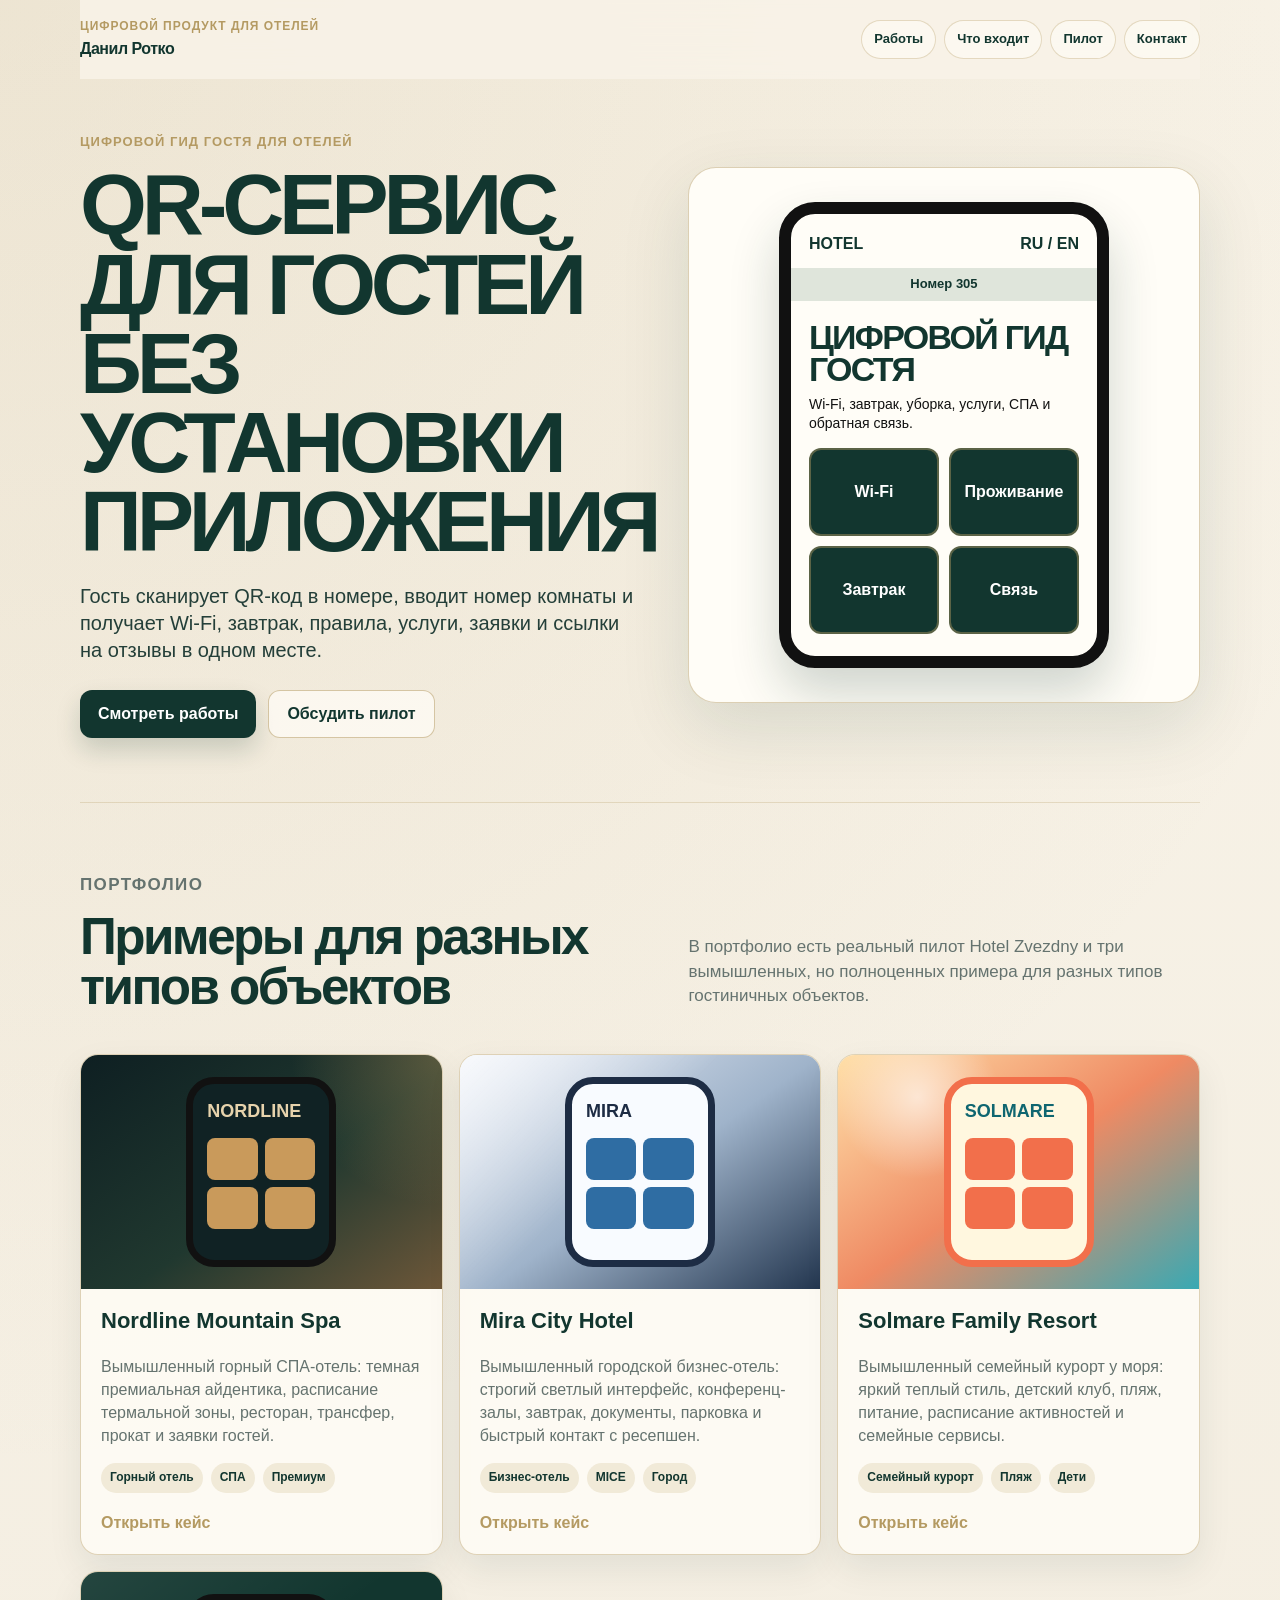
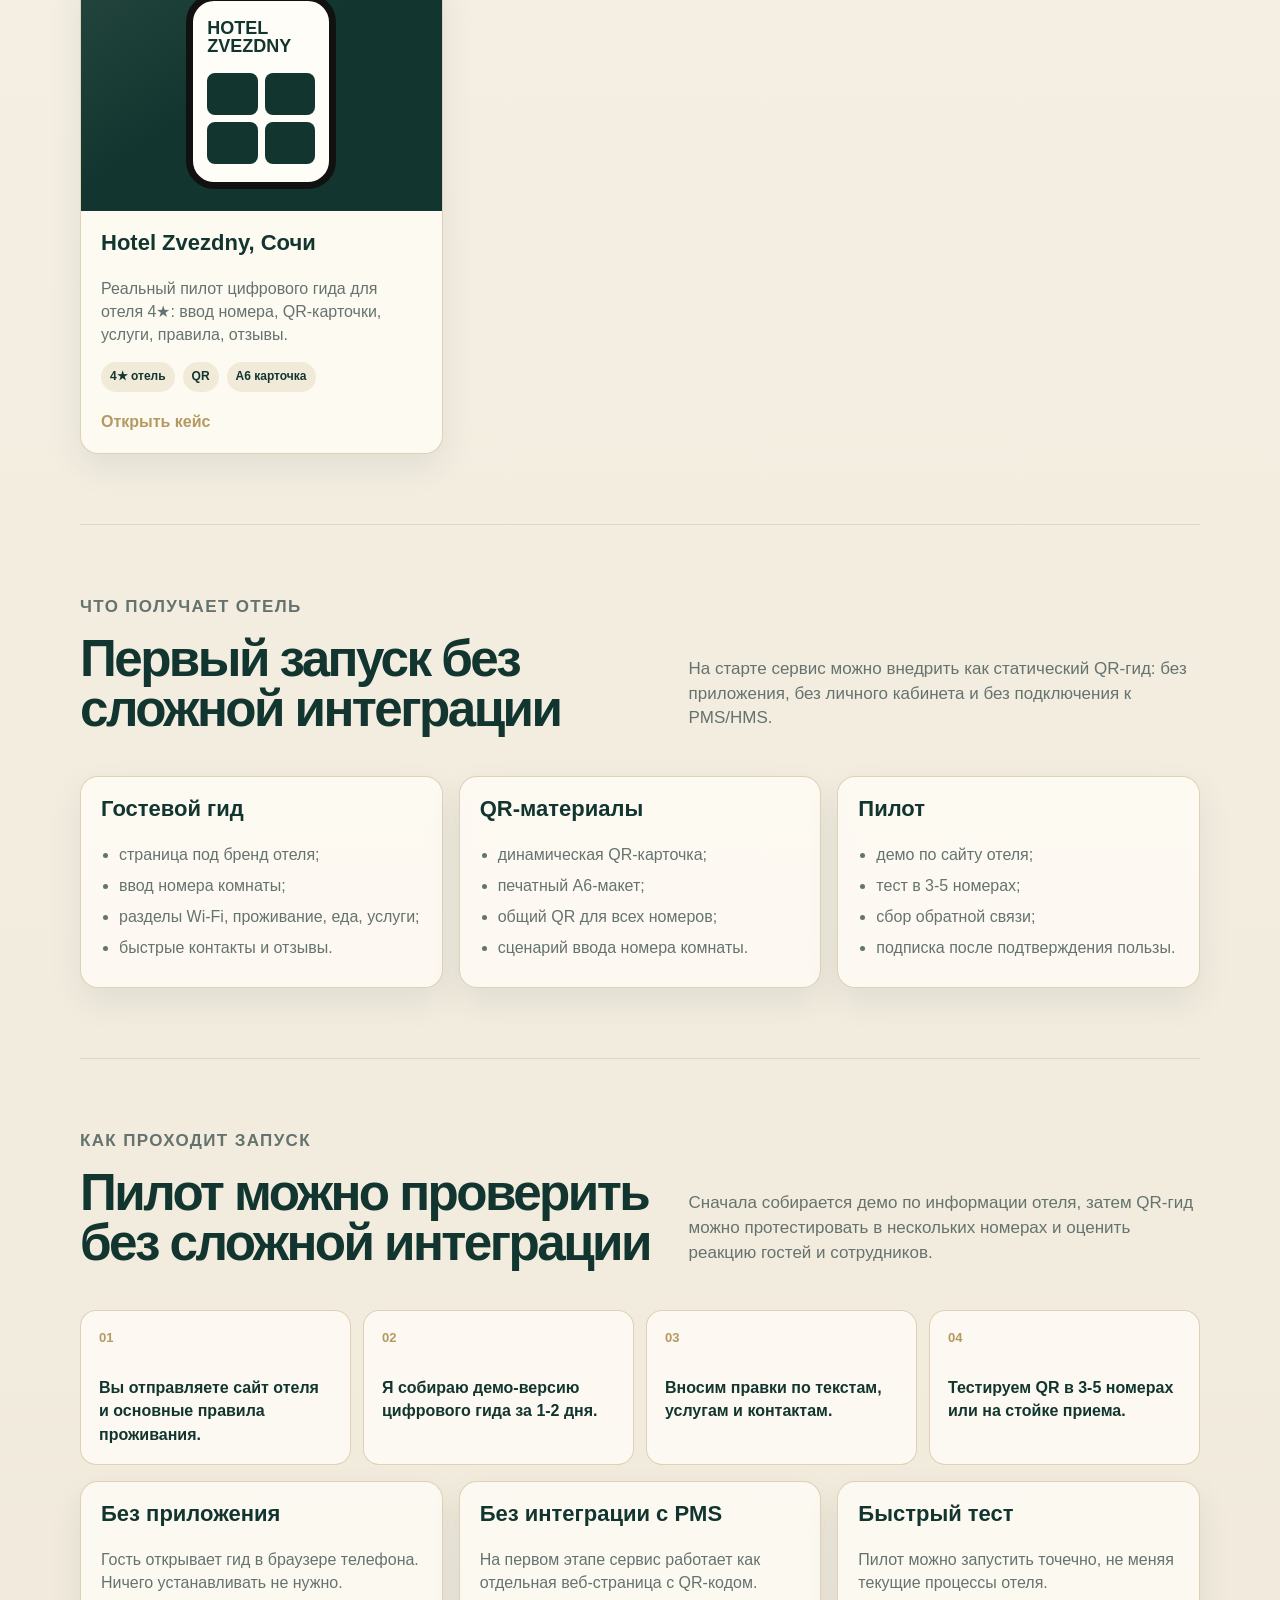
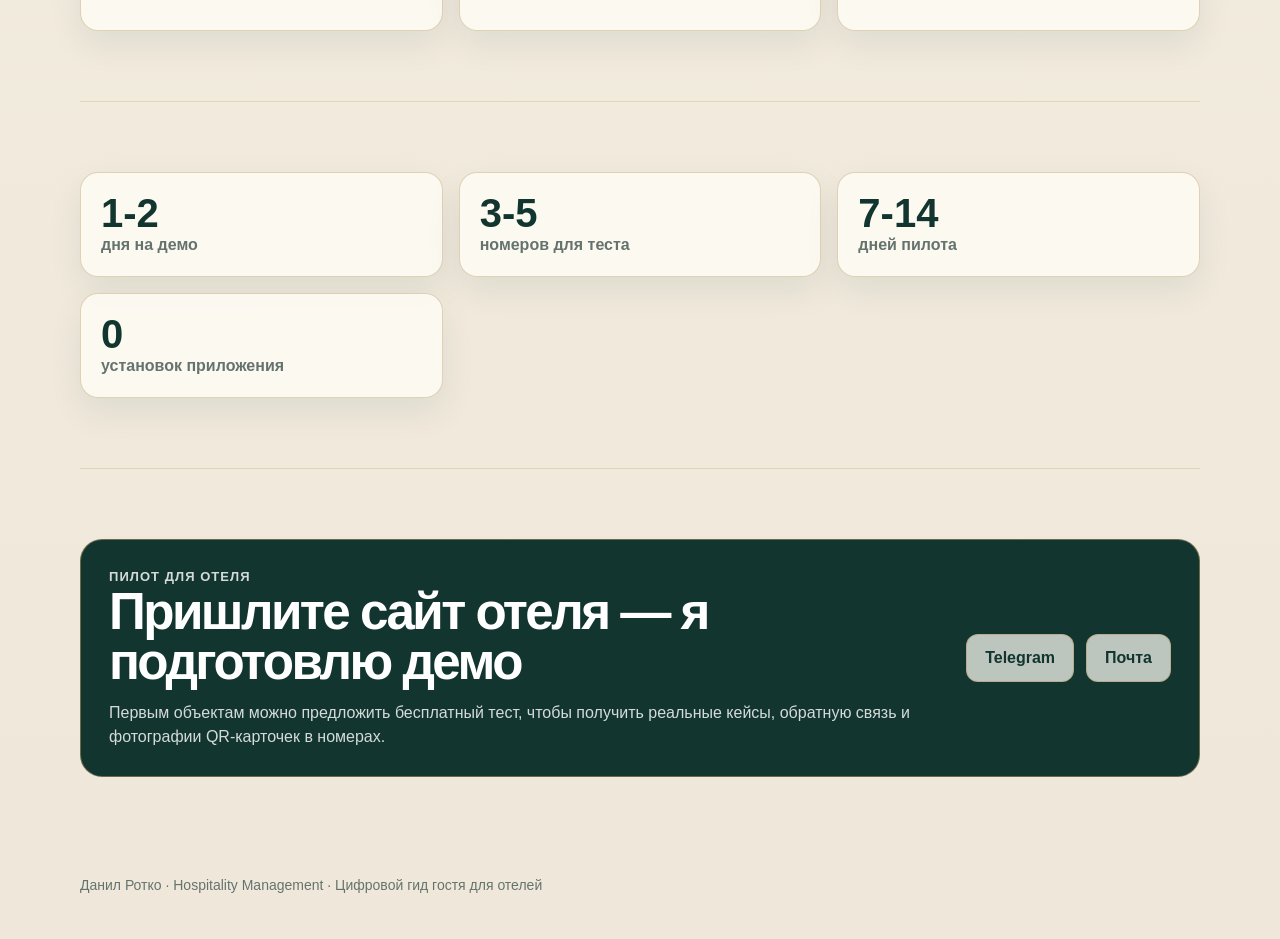
<file: index.html>
<!doctype html>
<html lang="ru">
  <head>
    <meta charset="utf-8">
    <meta name="viewport" content="width=device-width, initial-scale=1">
    <title>Цифровой гид гостя для отелей | Данил Ротко</title>
    <meta name="description" content="Портфолио цифровых гостевых гидов для отелей, апарт-отелей и курортных объектов.">
    <link rel="stylesheet" href="styles.css">
  </head>
  <body>
    <header class="topbar site-shell">
      <a class="brand" href="#top">
        <span>Цифровой продукт для отелей</span>
        Данил Ротко
      </a>
      <nav class="nav" aria-label="Навигация">
        <a href="#cases">Работы</a>
        <a href="#offer">Что входит</a>
        <a href="#pilot">Пилот</a>
        <a href="#contact">Контакт</a>
      </nav>
    </header>

    <main id="top">
      <section class="hero site-shell">
        <div>
          <p class="eyebrow">Цифровой гид гостя для отелей</p>
          <h1>QR-сервис для гостей без установки приложения</h1>
          <p class="lead">
            Гость сканирует QR-код в номере, вводит номер комнаты и получает Wi-Fi, завтрак, правила, услуги, заявки и ссылки на отзывы в одном месте.
          </p>
          <div class="button-row">
            <a class="button primary" href="#cases">Смотреть работы</a>
            <a class="button secondary" href="#contact">Обсудить пилот</a>
          </div>
        </div>
        <div class="hero-card" aria-label="Пример мобильного интерфейса">
          <div class="phone-preview">
            <div class="phone-top">
              <span>HOTEL</span>
              <span>RU / EN</span>
            </div>
            <div class="room-strip">Номер 305</div>
            <div class="phone-body">
              <h2 class="phone-title">Цифровой гид гостя</h2>
              <p class="phone-text">Wi-Fi, завтрак, уборка, услуги, СПА и обратная связь.</p>
              <div class="phone-grid">
                <div class="phone-tile">Wi-Fi</div>
                <div class="phone-tile">Проживание</div>
                <div class="phone-tile">Завтрак</div>
                <div class="phone-tile">Связь</div>
              </div>
            </div>
          </div>
        </div>
      </section>

      <section class="section site-shell" id="cases">
        <div class="section-head">
          <div>
            <p class="eyebrow">Портфолио</p>
            <h2>Примеры для разных типов объектов</h2>
          </div>
          <p>В портфолио есть реальный пилот Hotel Zvezdny и три вымышленных, но полноценных примера для разных типов гостиничных объектов.</p>
        </div>

        <div class="case-grid">
          <article class="case-card case-nordline">
            <div class="case-visual">
              <div class="case-mini">
                <strong>Nordline</strong>
                <div><span></span><span></span><span></span><span></span></div>
              </div>
            </div>
            <div class="case-body">
              <h3>Nordline Mountain Spa</h3>
              <p>Вымышленный горный СПА-отель: темная премиальная айдентика, расписание термальной зоны, ресторан, трансфер, прокат и заявки гостей.</p>
              <div class="tag-row">
                <span class="tag">Горный отель</span>
                <span class="tag">СПА</span>
                <span class="tag">Премиум</span>
              </div>
              <a class="case-link" href="demos/nordline/index.html">Открыть кейс</a>
            </div>
          </article>

          <article class="case-card case-mira">
            <div class="case-visual">
              <div class="case-mini">
                <strong>Mira</strong>
                <div><span></span><span></span><span></span><span></span></div>
              </div>
            </div>
            <div class="case-body">
              <h3>Mira City Hotel</h3>
              <p>Вымышленный городской бизнес-отель: строгий светлый интерфейс, конференц-залы, завтрак, документы, парковка и быстрый контакт с ресепшен.</p>
              <div class="tag-row">
                <span class="tag">Бизнес-отель</span>
                <span class="tag">MICE</span>
                <span class="tag">Город</span>
              </div>
              <a class="case-link" href="demos/mira/index.html">Открыть кейс</a>
            </div>
          </article>

          <article class="case-card case-solmare">
            <div class="case-visual">
              <div class="case-mini">
                <strong>Solmare</strong>
                <div><span></span><span></span><span></span><span></span></div>
              </div>
            </div>
            <div class="case-body">
              <h3>Solmare Family Resort</h3>
              <p>Вымышленный семейный курорт у моря: яркий теплый стиль, детский клуб, пляж, питание, расписание активностей и семейные сервисы.</p>
              <div class="tag-row">
                <span class="tag">Семейный курорт</span>
                <span class="tag">Пляж</span>
                <span class="tag">Дети</span>
              </div>
              <a class="case-link" href="demos/solmare/index.html">Открыть кейс</a>
            </div>
          </article>

          <article class="case-card case-zvezdny">
            <div class="case-visual">
              <div class="case-mini">
                <strong>Hotel Zvezdny</strong>
                <div><span></span><span></span><span></span><span></span></div>
              </div>
            </div>
            <div class="case-body">
              <h3>Hotel Zvezdny, Сочи</h3>
              <p>Реальный пилот цифрового гида для отеля 4★: ввод номера, QR-карточки, услуги, правила, отзывы.</p>
              <div class="tag-row">
                <span class="tag">4★ отель</span>
                <span class="tag">QR</span>
                <span class="tag">A6 карточка</span>
              </div>
              <a class="case-link" href="../zvezdny-guestbook/index.html">Открыть кейс</a>
            </div>
          </article>
        </div>
      </section>

      <section class="section site-shell" id="offer">
        <div class="section-head">
          <div>
            <p class="eyebrow">Что получает отель</p>
            <h2>Первый запуск без сложной интеграции</h2>
          </div>
          <p>На старте сервис можно внедрить как статический QR-гид: без приложения, без личного кабинета и без подключения к PMS/HMS.</p>
        </div>

        <div class="offer-grid">
          <article class="offer-card">
            <h3>Гостевой гид</h3>
            <ul>
              <li>страница под бренд отеля;</li>
              <li>ввод номера комнаты;</li>
              <li>разделы Wi-Fi, проживание, еда, услуги;</li>
              <li>быстрые контакты и отзывы.</li>
            </ul>
          </article>
          <article class="offer-card">
            <h3>QR-материалы</h3>
            <ul>
              <li>динамическая QR-карточка;</li>
              <li>печатный A6-макет;</li>
              <li>общий QR для всех номеров;</li>
              <li>сценарий ввода номера комнаты.</li>
            </ul>
          </article>
          <article class="offer-card">
            <h3>Пилот</h3>
            <ul>
              <li>демо по сайту отеля;</li>
              <li>тест в 3-5 номерах;</li>
              <li>сбор обратной связи;</li>
              <li>подписка после подтверждения пользы.</li>
            </ul>
          </article>
        </div>
      </section>

      <section class="section site-shell" id="pilot">
        <div class="section-head">
          <div>
            <p class="eyebrow">Как проходит запуск</p>
            <h2>Пилот можно проверить без сложной интеграции</h2>
          </div>
          <p>Сначала собирается демо по информации отеля, затем QR-гид можно протестировать в нескольких номерах и оценить реакцию гостей и сотрудников.</p>
        </div>

        <ol class="steps">
          <li><span>01</span>Вы отправляете сайт отеля и основные правила проживания.</li>
          <li><span>02</span>Я собираю демо-версию цифрового гида за 1-2 дня.</li>
          <li><span>03</span>Вносим правки по текстам, услугам и контактам.</li>
          <li><span>04</span>Тестируем QR в 3-5 номерах или на стойке приема.</li>
        </ol>

        <div class="channel-grid" style="margin-top: 16px;">
          <article class="channel-card">
            <h3>Без приложения</h3>
            <p>Гость открывает гид в браузере телефона. Ничего устанавливать не нужно.</p>
          </article>
          <article class="channel-card">
            <h3>Без интеграции с PMS</h3>
            <p>На первом этапе сервис работает как отдельная веб-страница с QR-кодом.</p>
          </article>
          <article class="channel-card">
            <h3>Быстрый тест</h3>
            <p>Пилот можно запустить точечно, не меняя текущие процессы отеля.</p>
          </article>
        </div>
      </section>

      <section class="section site-shell">
        <div class="metric-grid">
          <article class="metric-card"><strong>1-2</strong><span>дня на демо</span></article>
          <article class="metric-card"><strong>3-5</strong><span>номеров для теста</span></article>
          <article class="metric-card"><strong>7-14</strong><span>дней пилота</span></article>
          <article class="metric-card"><strong>0</strong><span>установок приложения</span></article>
        </div>
      </section>

      <section class="section site-shell" id="contact">
        <div class="contact-box">
          <div>
            <p class="eyebrow">Пилот для отеля</p>
            <h2>Пришлите сайт отеля — я подготовлю демо</h2>
            <p>Первым объектам можно предложить бесплатный тест, чтобы получить реальные кейсы, обратную связь и фотографии QR-карточек в номерах.</p>
          </div>
          <div class="button-row">
            <a class="button secondary" href="https://t.me/lovespr1ng">Telegram</a>
            <a class="button secondary" href="mailto:lllovespr1ng@gmail.com">Почта</a>
          </div>
        </div>
      </section>
    </main>

    <footer class="footer site-shell">
      Данил Ротко · Hospitality Management · Цифровой гид гостя для отелей
    </footer>
  </body>
</html>
</file>
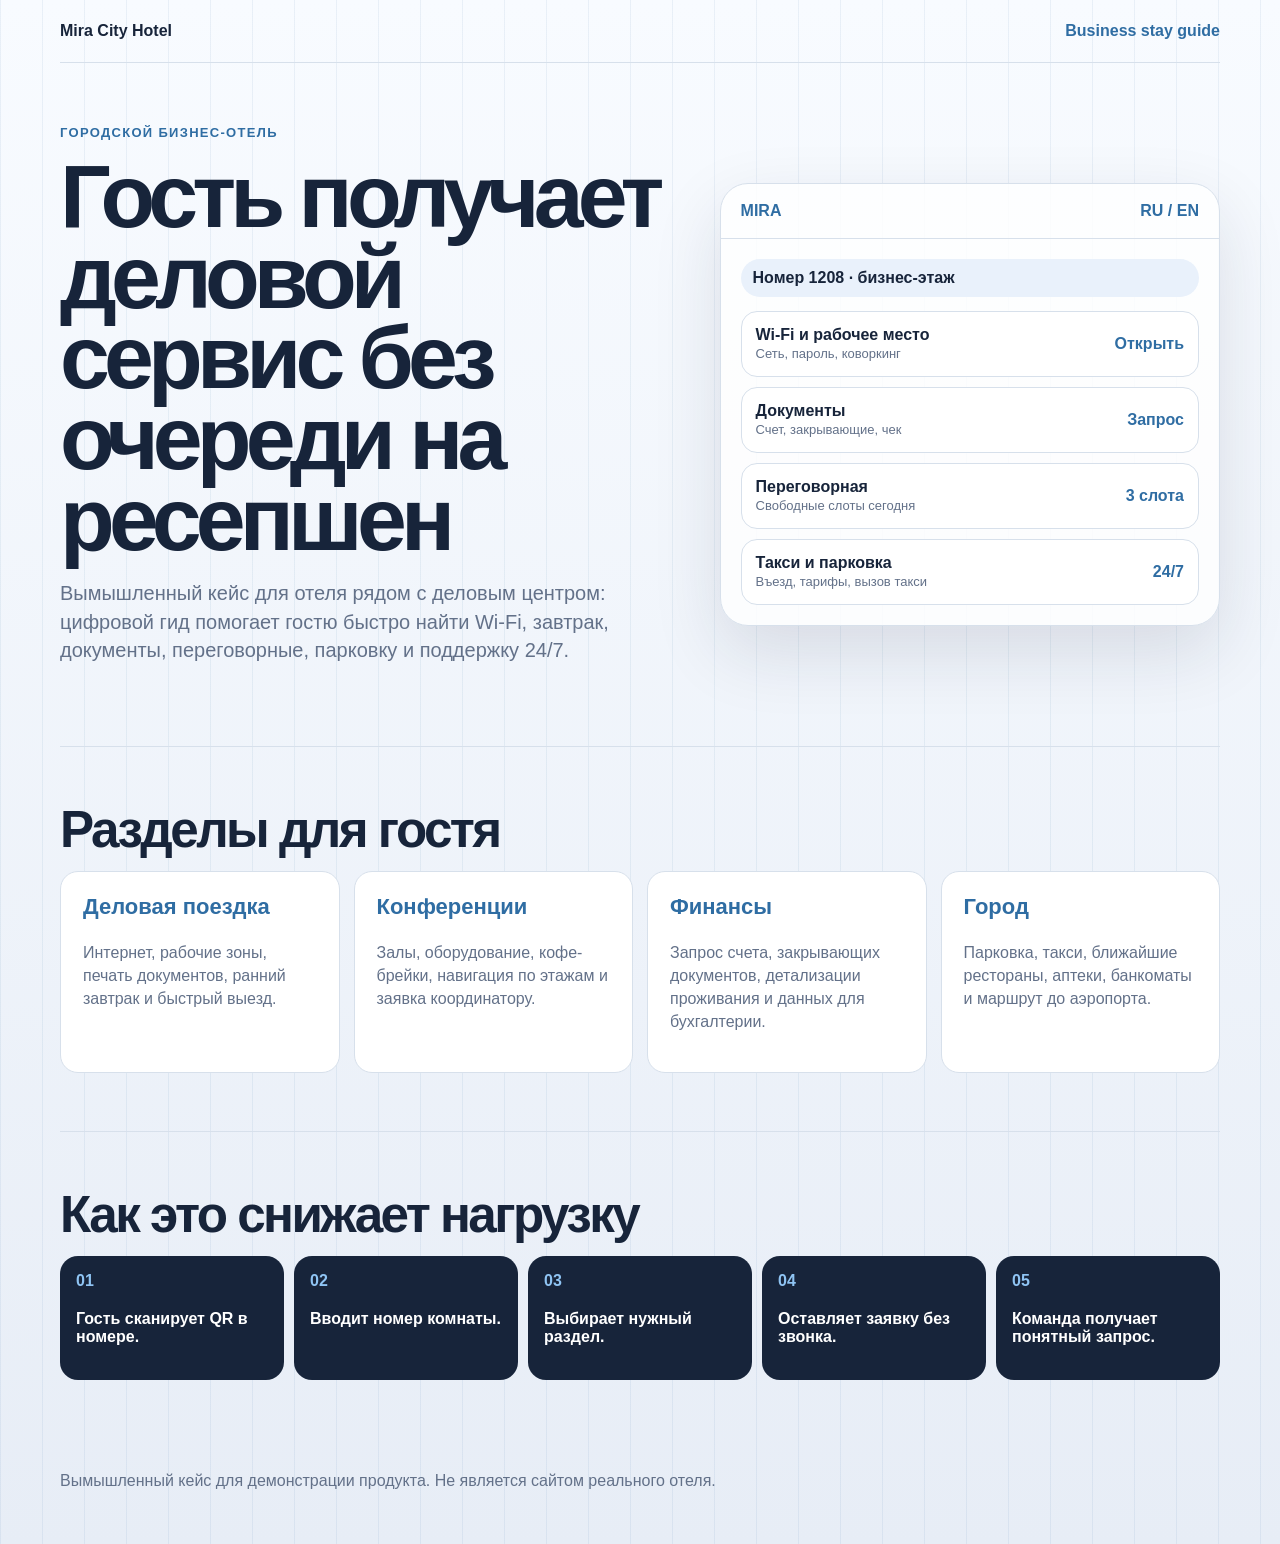
<file: demos/mira/index.html>
<!doctype html>
<html lang="ru">
  <head>
    <meta charset="utf-8">
    <meta name="viewport" content="width=device-width, initial-scale=1">
    <title>Mira City Hotel | Кейс цифрового гида</title>
    <style>
      :root {
        --ink: #17243a;
        --blue: #2f6da3;
        --sky: #e9f1fb;
        --paper: #ffffff;
        --line: #d7e0eb;
        --muted: #637189;
      }

      * {
        box-sizing: border-box;
      }

      body {
        margin: 0;
        background:
          linear-gradient(90deg, rgba(47, 109, 163, 0.08) 1px, transparent 1px),
          linear-gradient(180deg, #f8fbff 0%, #e7edf6 100%);
        background-size: 42px 42px, auto;
        color: var(--ink);
        font-family: Inter, "Noto Sans", -apple-system, BlinkMacSystemFont, "Segoe UI", sans-serif;
      }

      .shell {
        width: min(1160px, calc(100% - 32px));
        margin: 0 auto;
      }

      .top {
        display: flex;
        align-items: center;
        justify-content: space-between;
        padding: 22px 0;
        border-bottom: 1px solid var(--line);
        font-weight: 900;
      }

      .top span:last-child {
        color: var(--blue);
      }

      .hero {
        display: grid;
        grid-template-columns: minmax(0, 1fr) minmax(330px, 0.8fr);
        gap: 34px;
        align-items: center;
        padding: 62px 0;
      }

      .label {
        margin: 0 0 16px;
        color: var(--blue);
        font-size: 13px;
        font-weight: 900;
        letter-spacing: 0.1em;
        text-transform: uppercase;
      }

      h1 {
        max-width: 760px;
        margin: 0 0 20px;
        font-size: clamp(44px, 7vw, 92px);
        line-height: 0.9;
        letter-spacing: -0.065em;
      }

      h2 {
        margin: 0 0 16px;
        font-size: clamp(30px, 4vw, 56px);
        line-height: 0.98;
        letter-spacing: -0.05em;
      }

      h3,
      p {
        margin-top: 0;
      }

      .lead {
        max-width: 650px;
        color: var(--muted);
        font-size: 20px;
        line-height: 1.42;
      }

      .dashboard {
        border: 1px solid var(--line);
        border-radius: 28px;
        background: rgba(255, 255, 255, 0.82);
        box-shadow: 0 26px 70px rgba(23, 36, 58, 0.12);
      }

      .dash-head {
        display: flex;
        justify-content: space-between;
        padding: 18px 20px;
        border-bottom: 1px solid var(--line);
        color: var(--blue);
        font-weight: 900;
      }

      .dash-body {
        padding: 20px;
      }

      .room {
        margin-bottom: 14px;
        padding: 10px 12px;
        border-radius: 999px;
        background: var(--sky);
        color: var(--ink);
        font-weight: 900;
      }

      .quick {
        display: grid;
        gap: 10px;
      }

      .row {
        display: grid;
        grid-template-columns: 1fr auto;
        gap: 14px;
        align-items: center;
        padding: 14px;
        border: 1px solid var(--line);
        border-radius: 16px;
        background: var(--paper);
      }

      .row strong {
        display: block;
      }

      .row span {
        color: var(--muted);
        font-size: 13px;
      }

      .status {
        color: var(--blue);
        font-weight: 900;
      }

      .section {
        padding: 58px 0;
        border-top: 1px solid var(--line);
      }

      .grid {
        display: grid;
        grid-template-columns: repeat(4, minmax(0, 1fr));
        gap: 14px;
      }

      .card {
        padding: 22px;
        border: 1px solid var(--line);
        border-radius: 18px;
        background: var(--paper);
      }

      .card h3 {
        color: var(--blue);
        font-size: 22px;
      }

      .card p {
        color: var(--muted);
        line-height: 1.43;
      }

      .flow {
        display: grid;
        grid-template-columns: repeat(5, minmax(0, 1fr));
        gap: 10px;
        margin: 0;
        padding: 0;
        list-style: none;
      }

      .flow li {
        min-height: 124px;
        padding: 16px;
        border-radius: 18px;
        background: var(--ink);
        color: #fff;
        font-weight: 800;
      }

      .flow span {
        display: block;
        margin-bottom: 20px;
        color: #8fc4f3;
      }

      .footer {
        padding: 34px 0 54px;
        color: var(--muted);
      }

      @media (max-width: 920px) {
        .hero,
        .grid,
        .flow {
          grid-template-columns: 1fr;
        }
      }
    </style>
  </head>
  <body>
    <header class="top shell">
      <span>Mira City Hotel</span>
      <span>Business stay guide</span>
    </header>

    <main>
      <section class="hero shell">
        <div>
          <p class="label">Городской бизнес-отель</p>
          <h1>Гость получает деловой сервис без очереди на ресепшен</h1>
          <p class="lead">Вымышленный кейс для отеля рядом с деловым центром: цифровой гид помогает гостю быстро найти Wi-Fi, завтрак, документы, переговорные, парковку и поддержку 24/7.</p>
        </div>

        <aside class="dashboard" aria-label="Пример интерфейса Mira City Hotel">
          <div class="dash-head">
            <span>MIRA</span>
            <span>RU / EN</span>
          </div>
          <div class="dash-body">
            <div class="room">Номер 1208 · бизнес-этаж</div>
            <div class="quick">
              <div class="row"><div><strong>Wi-Fi и рабочее место</strong><span>Сеть, пароль, коворкинг</span></div><div class="status">Открыть</div></div>
              <div class="row"><div><strong>Документы</strong><span>Счет, закрывающие, чек</span></div><div class="status">Запрос</div></div>
              <div class="row"><div><strong>Переговорная</strong><span>Свободные слоты сегодня</span></div><div class="status">3 слота</div></div>
              <div class="row"><div><strong>Такси и парковка</strong><span>Въезд, тарифы, вызов такси</span></div><div class="status">24/7</div></div>
            </div>
          </div>
        </aside>
      </section>

      <section class="section shell">
        <h2>Разделы для гостя</h2>
        <div class="grid">
          <article class="card">
            <h3>Деловая поездка</h3>
            <p>Интернет, рабочие зоны, печать документов, ранний завтрак и быстрый выезд.</p>
          </article>
          <article class="card">
            <h3>Конференции</h3>
            <p>Залы, оборудование, кофе-брейки, навигация по этажам и заявка координатору.</p>
          </article>
          <article class="card">
            <h3>Финансы</h3>
            <p>Запрос счета, закрывающих документов, детализации проживания и данных для бухгалтерии.</p>
          </article>
          <article class="card">
            <h3>Город</h3>
            <p>Парковка, такси, ближайшие рестораны, аптеки, банкоматы и маршрут до аэропорта.</p>
          </article>
        </div>
      </section>

      <section class="section shell">
        <h2>Как это снижает нагрузку</h2>
        <ol class="flow">
          <li><span>01</span>Гость сканирует QR в номере.</li>
          <li><span>02</span>Вводит номер комнаты.</li>
          <li><span>03</span>Выбирает нужный раздел.</li>
          <li><span>04</span>Оставляет заявку без звонка.</li>
          <li><span>05</span>Команда получает понятный запрос.</li>
        </ol>
      </section>
    </main>

    <footer class="footer shell">Вымышленный кейс для демонстрации продукта. Не является сайтом реального отеля.</footer>
  </body>
</html>
</file>
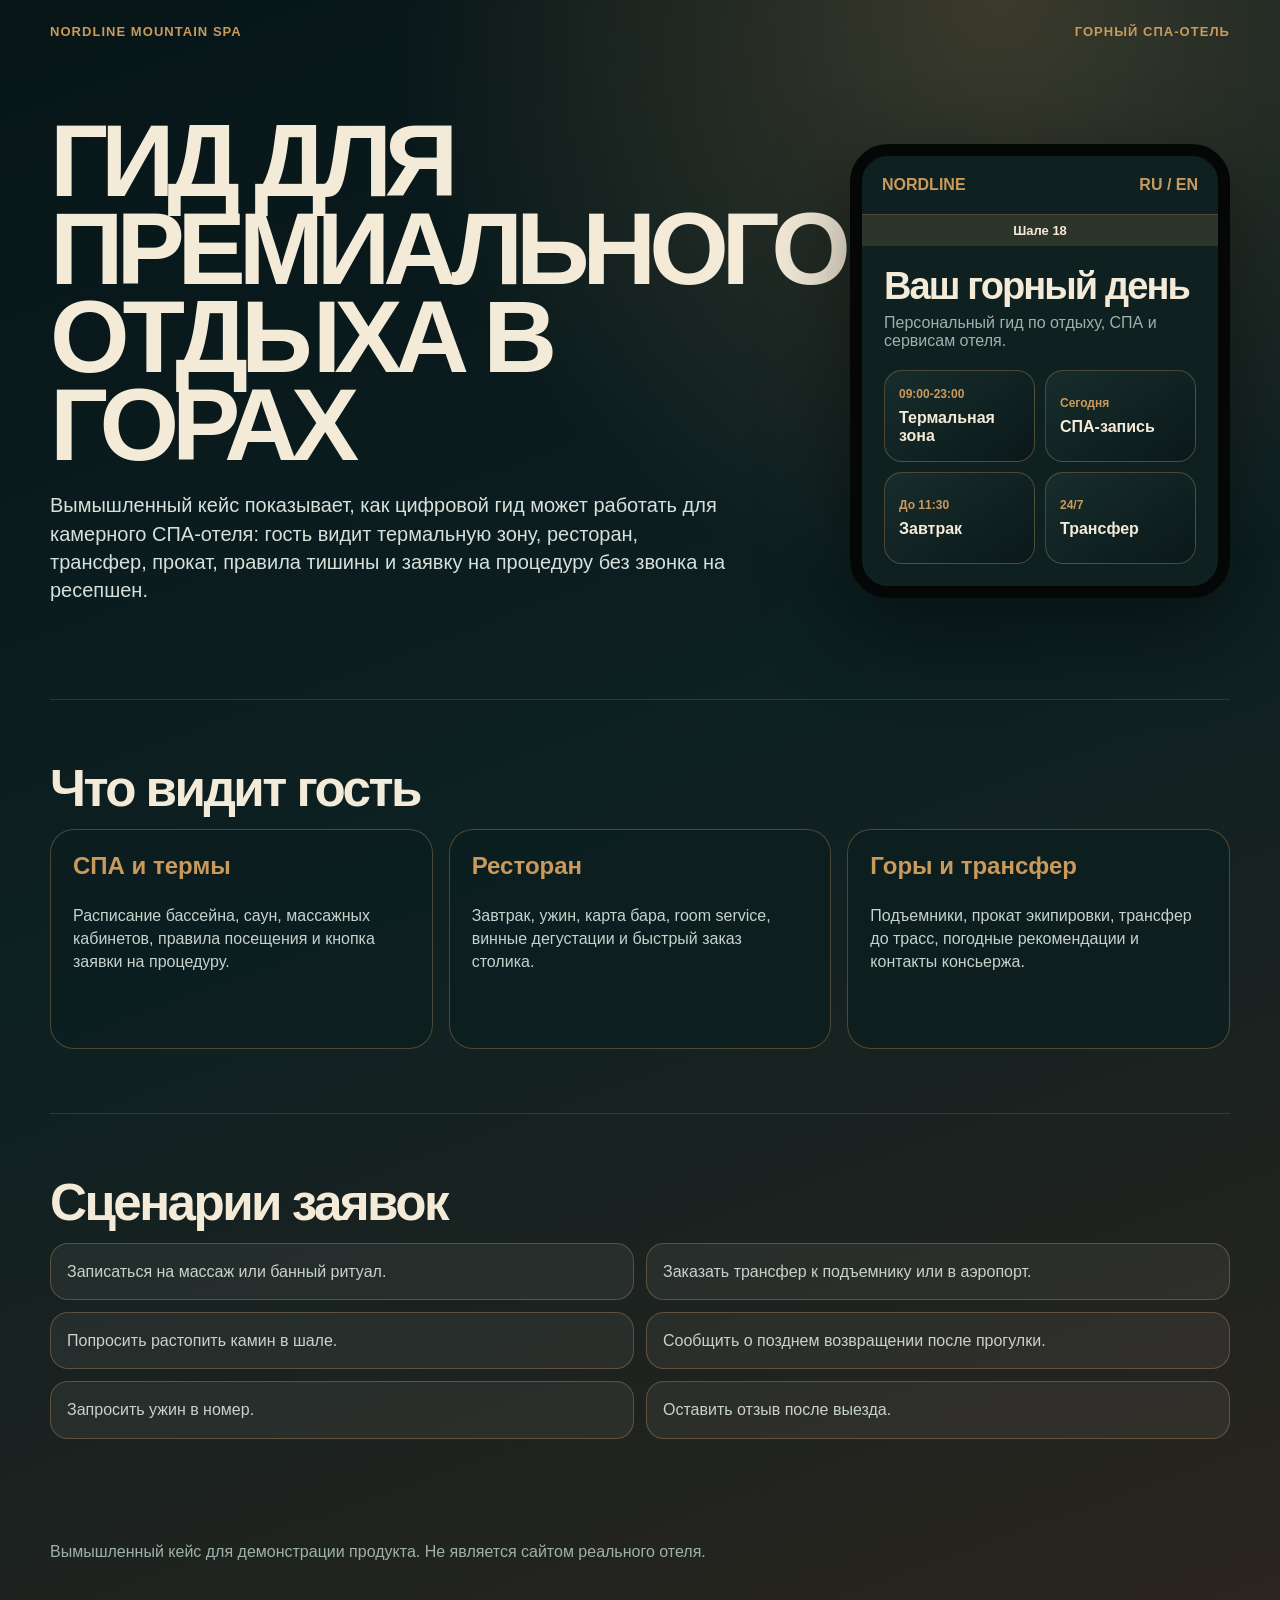
<file: demos/nordline/index.html>
<!doctype html>
<html lang="ru">
  <head>
    <meta charset="utf-8">
    <meta name="viewport" content="width=device-width, initial-scale=1">
    <title>Nordline Mountain Spa | Кейс цифрового гида</title>
    <style>
      :root {
        --pine: #0d2022;
        --moss: #20382f;
        --copper: #c99a5b;
        --cream: #f3ead8;
        --muted: #9fb1aa;
        --line: rgba(201, 154, 91, 0.34);
      }

      * {
        box-sizing: border-box;
      }

      body {
        margin: 0;
        min-height: 100vh;
        background:
          radial-gradient(circle at 78% 0%, rgba(201, 154, 91, 0.26), transparent 32%),
          linear-gradient(160deg, #071517 0%, var(--pine) 48%, #2b251e 100%);
        color: var(--cream);
        font-family: Inter, "Noto Sans", -apple-system, BlinkMacSystemFont, "Segoe UI", sans-serif;
      }

      a {
        color: inherit;
      }

      .shell {
        width: min(1180px, calc(100% - 32px));
        margin: 0 auto;
      }

      .top {
        display: flex;
        justify-content: space-between;
        gap: 18px;
        padding: 24px 0;
        color: var(--copper);
        font-size: 13px;
        font-weight: 800;
        letter-spacing: 0.08em;
        text-transform: uppercase;
      }

      .hero {
        display: grid;
        grid-template-columns: minmax(0, 1fr) 380px;
        gap: 42px;
        align-items: center;
        padding: 54px 0 74px;
      }

      h1 {
        max-width: 820px;
        margin: 0 0 22px;
        font-size: clamp(46px, 8vw, 110px);
        line-height: 0.86;
        letter-spacing: -0.07em;
        text-transform: uppercase;
      }

      h2 {
        margin: 0 0 16px;
        color: var(--cream);
        font-size: clamp(30px, 4vw, 54px);
        line-height: 0.96;
        letter-spacing: -0.05em;
      }

      h3,
      p {
        margin-top: 0;
      }

      .lead {
        max-width: 680px;
        color: #d7e0da;
        font-size: 20px;
        line-height: 1.42;
      }

      .phone {
        overflow: hidden;
        border: 12px solid #050707;
        border-radius: 38px;
        background: #0f2021;
        box-shadow: 0 32px 90px rgba(0, 0, 0, 0.46);
      }

      .phone-head {
        display: flex;
        justify-content: space-between;
        padding: 20px;
        border-bottom: 1px solid var(--line);
        color: var(--copper);
        font-weight: 900;
      }

      .room {
        padding: 8px;
        background: rgba(201, 154, 91, 0.16);
        color: var(--cream);
        font-size: 13px;
        font-weight: 800;
        text-align: center;
      }

      .screen {
        padding: 22px;
      }

      .screen h2 {
        margin-bottom: 10px;
        font-size: 38px;
      }

      .screen p {
        color: var(--muted);
      }

      .grid {
        display: grid;
        grid-template-columns: repeat(2, 1fr);
        gap: 10px;
        margin-top: 20px;
      }

      .tile {
        min-height: 92px;
        display: grid;
        align-content: center;
        gap: 8px;
        padding: 14px;
        border: 1px solid var(--line);
        border-radius: 18px;
        background: linear-gradient(145deg, #172d2c, #0b1819);
        color: var(--cream);
        font-weight: 900;
      }

      .tile span {
        color: var(--copper);
        font-size: 12px;
      }

      .section {
        padding: 64px 0;
        border-top: 1px solid rgba(201, 154, 91, 0.2);
      }

      .cards {
        display: grid;
        grid-template-columns: repeat(3, minmax(0, 1fr));
        gap: 16px;
      }

      .card {
        min-height: 220px;
        padding: 22px;
        border: 1px solid var(--line);
        border-radius: 24px;
        background: rgba(12, 30, 31, 0.72);
      }

      .card h3 {
        color: var(--copper);
        font-size: 24px;
      }

      .card p,
      .list li {
        color: #c8d2cd;
        line-height: 1.45;
      }

      .list {
        display: grid;
        grid-template-columns: repeat(2, minmax(0, 1fr));
        gap: 12px;
        margin: 0;
        padding: 0;
        list-style: none;
      }

      .list li {
        padding: 16px;
        border: 1px solid var(--line);
        border-radius: 18px;
        background: rgba(243, 234, 216, 0.06);
      }

      .footer {
        padding: 40px 0 54px;
        color: var(--muted);
      }

      @media (max-width: 860px) {
        .hero,
        .cards,
        .list {
          grid-template-columns: 1fr;
        }

        .phone {
          max-width: 390px;
        }
      }
    </style>
  </head>
  <body>
    <header class="top shell">
      <span>Nordline Mountain Spa</span>
      <span>Горный СПА-отель</span>
    </header>

    <main>
      <section class="hero shell">
        <div>
          <h1>Гид для премиального отдыха в горах</h1>
          <p class="lead">Вымышленный кейс показывает, как цифровой гид может работать для камерного СПА-отеля: гость видит термальную зону, ресторан, трансфер, прокат, правила тишины и заявку на процедуру без звонка на ресепшен.</p>
        </div>

        <div class="phone">
          <div class="phone-head">
            <span>NORDLINE</span>
            <span>RU / EN</span>
          </div>
          <div class="room">Шале 18</div>
          <div class="screen">
            <h2>Ваш горный день</h2>
            <p>Персональный гид по отдыху, СПА и сервисам отеля.</p>
            <div class="grid">
              <div class="tile"><span>09:00-23:00</span>Термальная зона</div>
              <div class="tile"><span>Сегодня</span>СПА-запись</div>
              <div class="tile"><span>До 11:30</span>Завтрак</div>
              <div class="tile"><span>24/7</span>Трансфер</div>
            </div>
          </div>
        </div>
      </section>

      <section class="section shell">
        <h2>Что видит гость</h2>
        <div class="cards">
          <article class="card">
            <h3>СПА и термы</h3>
            <p>Расписание бассейна, саун, массажных кабинетов, правила посещения и кнопка заявки на процедуру.</p>
          </article>
          <article class="card">
            <h3>Ресторан</h3>
            <p>Завтрак, ужин, карта бара, room service, винные дегустации и быстрый заказ столика.</p>
          </article>
          <article class="card">
            <h3>Горы и трансфер</h3>
            <p>Подъемники, прокат экипировки, трансфер до трасс, погодные рекомендации и контакты консьержа.</p>
          </article>
        </div>
      </section>

      <section class="section shell">
        <h2>Сценарии заявок</h2>
        <ul class="list">
          <li>Записаться на массаж или банный ритуал.</li>
          <li>Заказать трансфер к подъемнику или в аэропорт.</li>
          <li>Попросить растопить камин в шале.</li>
          <li>Сообщить о позднем возвращении после прогулки.</li>
          <li>Запросить ужин в номер.</li>
          <li>Оставить отзыв после выезда.</li>
        </ul>
      </section>
    </main>

    <footer class="footer shell">Вымышленный кейс для демонстрации продукта. Не является сайтом реального отеля.</footer>
  </body>
</html>
</file>
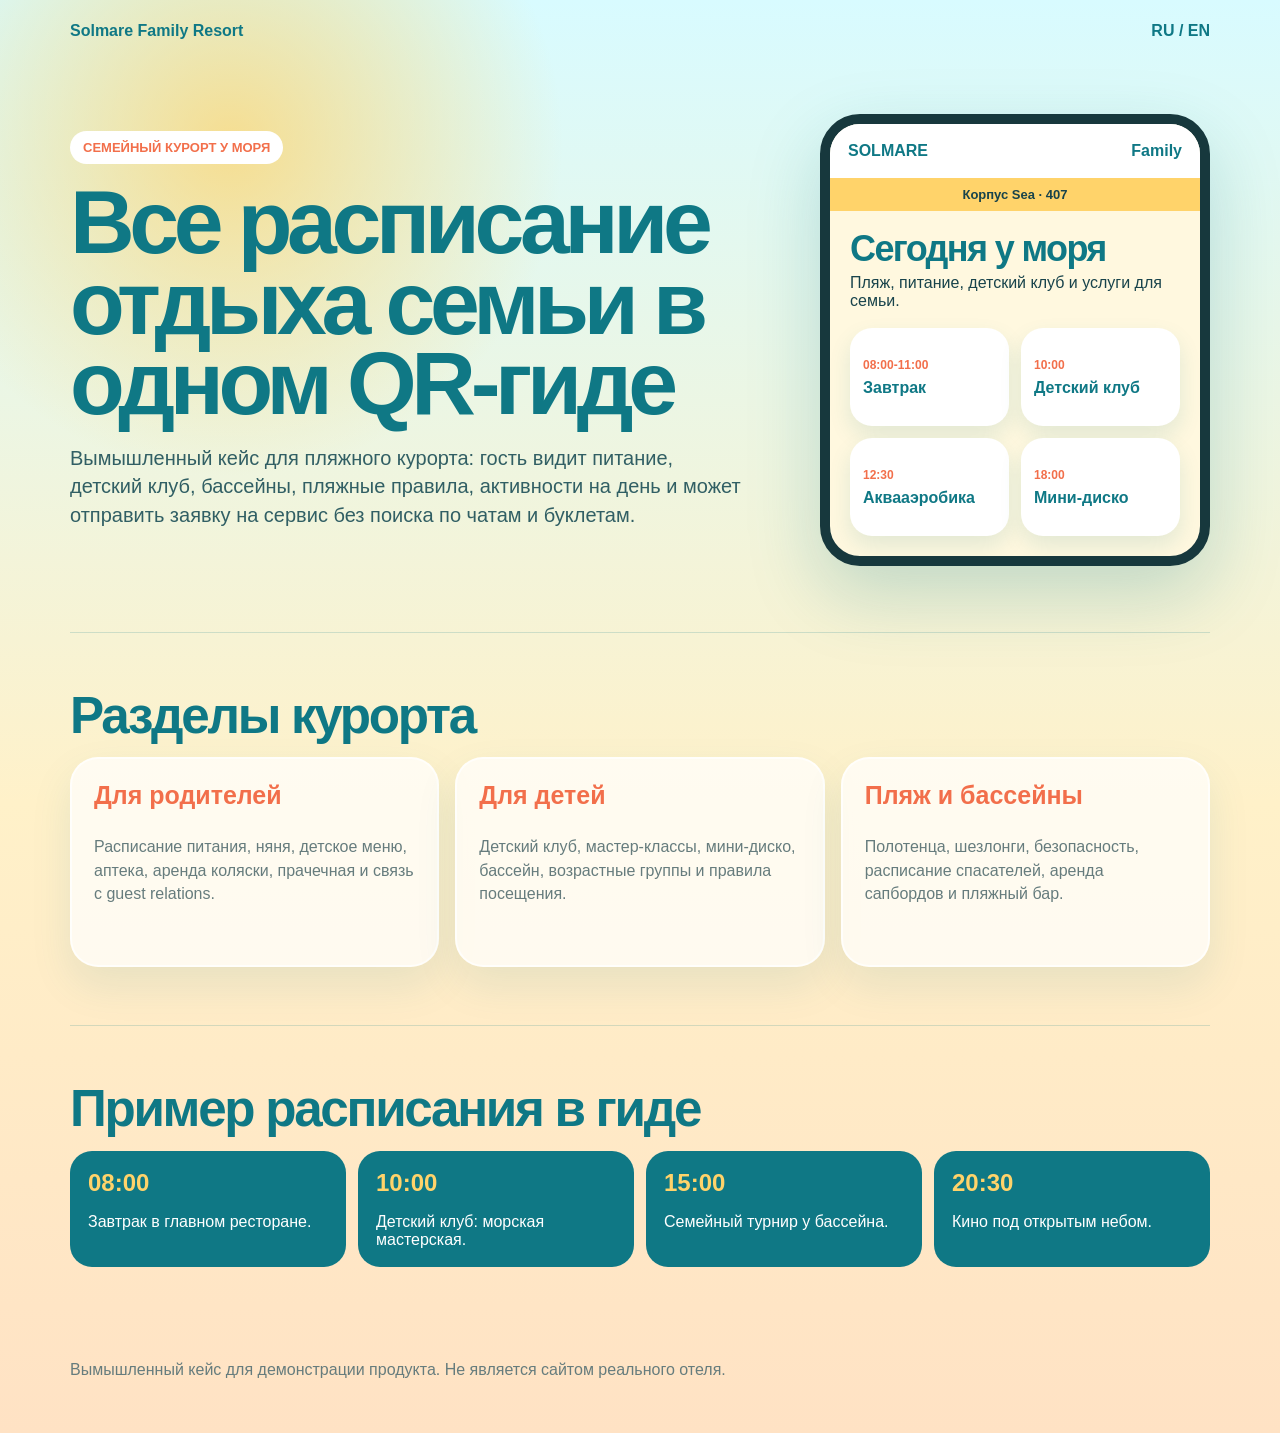
<file: demos/solmare/index.html>
<!doctype html>
<html lang="ru">
  <head>
    <meta charset="utf-8">
    <meta name="viewport" content="width=device-width, initial-scale=1">
    <title>Solmare Family Resort | Кейс цифрового гида</title>
    <style>
      :root {
        --sea: #0f7885;
        --aqua: #70d6cf;
        --coral: #f26f4b;
        --sand: #fff1c9;
        --sun: #ffd36a;
        --ink: #18434b;
        --muted: #667c7d;
      }

      * {
        box-sizing: border-box;
      }

      body {
        margin: 0;
        background:
          radial-gradient(circle at 18% 10%, rgba(255, 211, 106, 0.72), transparent 20%),
          linear-gradient(180deg, #d8fbff 0%, #fff1c9 56%, #ffe2c4 100%);
        color: var(--ink);
        font-family: Inter, "Noto Sans", -apple-system, BlinkMacSystemFont, "Segoe UI", sans-serif;
      }

      .shell {
        width: min(1140px, calc(100% - 32px));
        margin: 0 auto;
      }

      .top {
        display: flex;
        justify-content: space-between;
        padding: 22px 0;
        color: var(--sea);
        font-weight: 900;
      }

      .hero {
        display: grid;
        grid-template-columns: minmax(0, 1fr) 390px;
        gap: 36px;
        align-items: center;
        padding: 52px 0 66px;
      }

      .badge {
        display: inline-flex;
        margin-bottom: 18px;
        padding: 9px 13px;
        border-radius: 999px;
        background: #fff;
        color: var(--coral);
        font-size: 13px;
        font-weight: 900;
        text-transform: uppercase;
      }

      h1 {
        max-width: 780px;
        margin: 0 0 20px;
        color: var(--sea);
        font-size: clamp(44px, 7vw, 94px);
        line-height: 0.9;
        letter-spacing: -0.06em;
      }

      h2 {
        margin: 0 0 16px;
        color: var(--sea);
        font-size: clamp(31px, 4vw, 56px);
        line-height: 0.98;
        letter-spacing: -0.045em;
      }

      h3,
      p {
        margin-top: 0;
      }

      .lead {
        max-width: 680px;
        color: #315f64;
        font-size: 20px;
        line-height: 1.42;
      }

      .phone {
        overflow: hidden;
        border: 10px solid #17383d;
        border-radius: 40px;
        background: #fff8df;
        box-shadow: 0 28px 72px rgba(15, 120, 133, 0.22);
      }

      .phone-head {
        display: flex;
        justify-content: space-between;
        padding: 18px;
        background: #fff;
        color: var(--sea);
        font-weight: 900;
      }

      .room {
        padding: 9px;
        background: var(--sun);
        color: var(--ink);
        font-size: 13px;
        font-weight: 900;
        text-align: center;
      }

      .screen {
        padding: 20px;
      }

      .screen h2 {
        margin-bottom: 8px;
        font-size: 36px;
      }

      .tiles {
        display: grid;
        grid-template-columns: repeat(2, 1fr);
        gap: 12px;
        margin-top: 18px;
      }

      .tile {
        min-height: 98px;
        display: grid;
        align-content: center;
        gap: 7px;
        padding: 13px;
        border-radius: 22px;
        background: #fff;
        box-shadow: 0 10px 22px rgba(15, 120, 133, 0.12);
        color: var(--sea);
        font-weight: 900;
      }

      .tile span {
        color: var(--coral);
        font-size: 12px;
      }

      .section {
        padding: 58px 0;
        border-top: 1px solid rgba(15, 120, 133, 0.18);
      }

      .cards {
        display: grid;
        grid-template-columns: repeat(3, minmax(0, 1fr));
        gap: 16px;
      }

      .card {
        min-height: 210px;
        padding: 22px;
        border: 2px solid rgba(255, 255, 255, 0.72);
        border-radius: 28px;
        background: rgba(255, 255, 255, 0.72);
        box-shadow: 0 18px 42px rgba(15, 120, 133, 0.1);
      }

      .card h3 {
        color: var(--coral);
        font-size: 25px;
      }

      .card p {
        color: var(--muted);
        line-height: 1.45;
      }

      .schedule {
        display: grid;
        grid-template-columns: repeat(4, minmax(0, 1fr));
        gap: 12px;
      }

      .slot {
        padding: 18px;
        border-radius: 22px;
        background: var(--sea);
        color: #fff;
      }

      .slot strong {
        display: block;
        margin-bottom: 16px;
        color: var(--sun);
        font-size: 24px;
      }

      .footer {
        padding: 36px 0 54px;
        color: var(--muted);
      }

      @media (max-width: 880px) {
        .hero,
        .cards,
        .schedule {
          grid-template-columns: 1fr;
        }

        .phone {
          max-width: 390px;
        }
      }
    </style>
  </head>
  <body>
    <header class="top shell">
      <span>Solmare Family Resort</span>
      <span>RU / EN</span>
    </header>

    <main>
      <section class="hero shell">
        <div>
          <span class="badge">Семейный курорт у моря</span>
          <h1>Все расписание отдыха семьи в одном QR-гиде</h1>
          <p class="lead">Вымышленный кейс для пляжного курорта: гость видит питание, детский клуб, бассейны, пляжные правила, активности на день и может отправить заявку на сервис без поиска по чатам и буклетам.</p>
        </div>

        <div class="phone">
          <div class="phone-head">
            <span>SOLMARE</span>
            <span>Family</span>
          </div>
          <div class="room">Корпус Sea · 407</div>
          <div class="screen">
            <h2>Сегодня у моря</h2>
            <p>Пляж, питание, детский клуб и услуги для семьи.</p>
            <div class="tiles">
              <div class="tile"><span>08:00-11:00</span>Завтрак</div>
              <div class="tile"><span>10:00</span>Детский клуб</div>
              <div class="tile"><span>12:30</span>Аквааэробика</div>
              <div class="tile"><span>18:00</span>Мини-диско</div>
            </div>
          </div>
        </div>
      </section>

      <section class="section shell">
        <h2>Разделы курорта</h2>
        <div class="cards">
          <article class="card">
            <h3>Для родителей</h3>
            <p>Расписание питания, няня, детское меню, аптека, аренда коляски, прачечная и связь с guest relations.</p>
          </article>
          <article class="card">
            <h3>Для детей</h3>
            <p>Детский клуб, мастер-классы, мини-диско, бассейн, возрастные группы и правила посещения.</p>
          </article>
          <article class="card">
            <h3>Пляж и бассейны</h3>
            <p>Полотенца, шезлонги, безопасность, расписание спасателей, аренда сапбордов и пляжный бар.</p>
          </article>
        </div>
      </section>

      <section class="section shell">
        <h2>Пример расписания в гиде</h2>
        <div class="schedule">
          <div class="slot"><strong>08:00</strong>Завтрак в главном ресторане.</div>
          <div class="slot"><strong>10:00</strong>Детский клуб: морская мастерская.</div>
          <div class="slot"><strong>15:00</strong>Семейный турнир у бассейна.</div>
          <div class="slot"><strong>20:30</strong>Кино под открытым небом.</div>
        </div>
      </section>
    </main>

    <footer class="footer shell">Вымышленный кейс для демонстрации продукта. Не является сайтом реального отеля.</footer>
  </body>
</html>
</file>
<file: styles.css>
:root {
  --green-950: #082c29;
  --green-900: #12362f;
  --green-800: #1a443b;
  --gold: #b49a62;
  --gold-soft: #d9c89b;
  --paper: #fffdf7;
  --cream: #f4efe4;
  --line: #d4d0bf;
  --text: #142f2b;
  --muted: #65736f;
  --white: #ffffff;
  --shadow: 0 24px 70px rgba(18, 54, 47, 0.12);
}

* {
  box-sizing: border-box;
}

html {
  scroll-behavior: smooth;
}

body {
  margin: 0;
  background:
    radial-gradient(circle at top left, rgba(180, 154, 98, 0.16), transparent 34%),
    linear-gradient(180deg, #f8f3e8 0%, #efe8da 100%);
  color: var(--text);
  font-family: Inter, "Noto Sans", -apple-system, BlinkMacSystemFont, "Segoe UI", sans-serif;
  line-height: 1.45;
}

a {
  color: inherit;
  text-decoration: none;
}

.site-shell {
  width: min(1120px, calc(100% - 32px));
  margin: 0 auto;
}

.topbar {
  position: sticky;
  top: 0;
  z-index: 10;
  display: flex;
  align-items: center;
  justify-content: space-between;
  gap: 20px;
  padding: 18px 0;
  background: rgba(248, 243, 232, 0.86);
  backdrop-filter: blur(16px);
}

.brand {
  display: grid;
  gap: 2px;
  color: var(--green-900);
  font-weight: 900;
  letter-spacing: -0.03em;
}

.brand span {
  color: var(--gold);
  font-size: 12px;
  font-weight: 800;
  letter-spacing: 0.08em;
  text-transform: uppercase;
}

.nav {
  display: flex;
  flex-wrap: wrap;
  gap: 8px;
  justify-content: flex-end;
}

.nav a {
  padding: 9px 12px;
  border: 1px solid rgba(180, 154, 98, 0.34);
  border-radius: 999px;
  background: rgba(255, 253, 247, 0.58);
  color: var(--green-900);
  font-size: 13px;
  font-weight: 800;
}

.hero {
  display: grid;
  grid-template-columns: minmax(0, 1.05fr) minmax(320px, 0.95fr);
  gap: 42px;
  align-items: center;
  padding: 54px 0 64px;
}

.eyebrow {
  margin: 0 0 14px;
  color: var(--gold);
  font-size: 13px;
  font-weight: 900;
  letter-spacing: 0.08em;
  text-transform: uppercase;
}

h1,
h2,
h3,
p {
  margin-top: 0;
}

h1 {
  margin-bottom: 22px;
  color: var(--green-900);
  font-size: clamp(44px, 7vw, 86px);
  line-height: 0.92;
  letter-spacing: -0.06em;
  text-transform: uppercase;
}

h2 {
  margin-bottom: 14px;
  color: var(--green-900);
  font-size: clamp(32px, 4vw, 54px);
  line-height: 0.98;
  letter-spacing: -0.05em;
}

h3 {
  color: var(--green-900);
  font-size: 22px;
  line-height: 1.08;
}

.lead {
  max-width: 640px;
  margin-bottom: 26px;
  color: #243f39;
  font-size: 20px;
  line-height: 1.35;
}

.button-row {
  display: flex;
  flex-wrap: wrap;
  gap: 12px;
}

.button {
  display: inline-flex;
  min-height: 48px;
  align-items: center;
  justify-content: center;
  border-radius: 12px;
  padding: 0 18px;
  font-weight: 900;
}

.button.primary {
  background: var(--green-900);
  color: var(--white);
  box-shadow: 0 12px 24px rgba(18, 54, 47, 0.18);
}

.button.secondary {
  border: 1px solid rgba(180, 154, 98, 0.54);
  background: rgba(255, 253, 247, 0.72);
  color: var(--green-900);
}

.hero-card {
  position: relative;
  overflow: hidden;
  min-height: 520px;
  border: 1px solid rgba(180, 154, 98, 0.46);
  border-radius: 28px;
  background: var(--paper);
  box-shadow: var(--shadow);
}

.phone-preview {
  width: min(330px, 84%);
  margin: 34px auto;
  overflow: hidden;
  border: 12px solid #111;
  border-radius: 36px;
  background: var(--paper);
  box-shadow: 0 26px 50px rgba(18, 54, 47, 0.2);
}

.phone-top {
  display: flex;
  justify-content: space-between;
  padding: 18px 18px 12px;
  color: var(--green-900);
  font-weight: 900;
}

.room-strip {
  padding: 7px;
  background: #dfe5db;
  color: var(--green-900);
  font-size: 13px;
  font-weight: 800;
  text-align: center;
}

.phone-body {
  padding: 20px 18px 22px;
}

.phone-title {
  margin: 0 0 10px;
  color: var(--green-900);
  font-size: 34px;
  line-height: 0.95;
  letter-spacing: -0.05em;
  text-transform: uppercase;
}

.phone-text {
  margin: 0 0 16px;
  color: #111;
  font-size: 14px;
  line-height: 1.32;
}

.phone-grid {
  display: grid;
  grid-template-columns: repeat(2, 1fr);
  gap: 10px;
}

.phone-tile {
  min-height: 88px;
  display: grid;
  place-items: center;
  border: 2px solid rgba(180, 154, 98, 0.45);
  border-radius: 12px;
  background: var(--green-900);
  color: var(--white);
  font-weight: 900;
}

.section {
  padding: 70px 0;
  border-top: 1px solid rgba(180, 154, 98, 0.28);
}

.section-head {
  display: grid;
  grid-template-columns: minmax(0, 0.8fr) minmax(260px, 0.7fr);
  gap: 24px;
  align-items: end;
  margin-bottom: 28px;
}

.section-head p {
  color: var(--muted);
  font-size: 17px;
}

.case-grid,
.offer-grid,
.channel-grid,
.metric-grid {
  display: grid;
  grid-template-columns: repeat(3, minmax(0, 1fr));
  gap: 16px;
}

.case-card,
.offer-card,
.channel-card,
.metric-card,
.demo-panel {
  border: 1px solid rgba(180, 154, 98, 0.42);
  border-radius: 18px;
  background: rgba(255, 253, 247, 0.8);
  box-shadow: 0 14px 34px rgba(18, 54, 47, 0.08);
}

.case-card {
  display: grid;
  overflow: hidden;
}

.case-visual {
  min-height: 220px;
  display: grid;
  place-items: center;
  padding: 22px;
  background:
    linear-gradient(145deg, rgba(255, 255, 255, 0.08), transparent 45%),
    var(--green-900);
}

.case-nordline .case-visual {
  background:
    radial-gradient(circle at top right, rgba(201, 154, 91, 0.34), transparent 35%),
    linear-gradient(145deg, #0e1f22 0%, #20382f 55%, #6d5739 100%);
}

.case-mira .case-visual {
  background:
    linear-gradient(135deg, rgba(255, 255, 255, 0.7), transparent 44%),
    linear-gradient(145deg, #e8edf6 0%, #9fb3ca 52%, #23364f 100%);
}

.case-solmare .case-visual {
  background:
    radial-gradient(circle at 22% 18%, rgba(255, 255, 255, 0.62), transparent 24%),
    linear-gradient(145deg, #ffe0a9 0%, #ef8a63 50%, #39a9b3 100%);
}

.case-zvezdny .case-visual {
  background:
    linear-gradient(145deg, rgba(255, 255, 255, 0.08), transparent 45%),
    var(--green-900);
}

.case-nordline .case-mini {
  background: #102224;
}

.case-nordline .case-mini strong {
  color: #e7d3ac;
}

.case-nordline .case-mini span {
  background: #c99a5b;
}

.case-mira .case-mini {
  background: #f8fbff;
  border-color: #1d2c44;
}

.case-mira .case-mini strong {
  color: #1d2c44;
}

.case-mira .case-mini span {
  background: #2f6da3;
}

.case-solmare .case-mini {
  background: #fff7df;
  border-color: #f26f4b;
}

.case-solmare .case-mini strong {
  color: #0f6670;
}

.case-solmare .case-mini span {
  background: #f26f4b;
}

.case-mini {
  width: 150px;
  min-height: 190px;
  border: 7px solid #111;
  border-radius: 28px;
  background: var(--paper);
  padding: 18px 14px;
}

.case-mini strong {
  display: block;
  color: var(--green-900);
  font-size: 18px;
  line-height: 1;
  text-transform: uppercase;
}

.case-mini div {
  display: grid;
  grid-template-columns: repeat(2, 1fr);
  gap: 7px;
  margin-top: 18px;
}

.case-mini span {
  min-height: 42px;
  border-radius: 8px;
  background: var(--green-900);
}

.case-body,
.offer-card,
.channel-card,
.metric-card {
  padding: 20px;
}

.case-body p,
.offer-card p,
.channel-card p {
  color: var(--muted);
}

.tag-row {
  display: flex;
  flex-wrap: wrap;
  gap: 8px;
  margin: 12px 0 18px;
}

.tag {
  padding: 6px 9px;
  border-radius: 999px;
  background: #f1ead8;
  color: var(--green-900);
  font-size: 12px;
  font-weight: 900;
}

.case-link {
  color: var(--gold);
  font-weight: 900;
}

.offer-card ul,
.channel-card ul,
.steps {
  margin: 0;
  padding-left: 18px;
  color: var(--muted);
}

.offer-card li,
.channel-card li,
.steps li {
  margin: 8px 0;
}

.steps {
  display: grid;
  grid-template-columns: repeat(4, minmax(0, 1fr));
  gap: 12px;
  padding: 0;
  list-style: none;
}

.steps li {
  min-height: 150px;
  margin: 0;
  padding: 18px;
  border: 1px solid rgba(180, 154, 98, 0.42);
  border-radius: 16px;
  background: rgba(255, 253, 247, 0.8);
  color: var(--green-900);
  font-weight: 900;
}

.steps span {
  display: block;
  margin-bottom: 28px;
  color: var(--gold);
  font-size: 13px;
}

.metric-card strong {
  display: block;
  color: var(--green-900);
  font-size: 40px;
  line-height: 1;
}

.metric-card span {
  color: var(--muted);
  font-weight: 800;
}

.contact-box {
  display: grid;
  grid-template-columns: minmax(0, 1fr) auto;
  gap: 20px;
  align-items: center;
  padding: 28px;
  border: 1px solid rgba(180, 154, 98, 0.54);
  border-radius: 22px;
  background: var(--green-900);
  color: var(--white);
}

.contact-box h2,
.contact-box p {
  color: var(--white);
}

.contact-box p {
  margin-bottom: 0;
  opacity: 0.82;
}

.footer {
  padding: 28px 0 44px;
  color: var(--muted);
  font-size: 14px;
}

.demo-page {
  min-height: 100vh;
  display: grid;
  place-items: center;
  padding: 28px 16px;
}

.demo-phone {
  width: min(390px, 100%);
  overflow: hidden;
  border: 12px solid #111;
  border-radius: 38px;
  background: var(--paper);
  box-shadow: var(--shadow);
}

.demo-header {
  display: flex;
  justify-content: space-between;
  padding: 18px;
  border-bottom: 1px solid rgba(180, 154, 98, 0.34);
  color: var(--green-900);
  font-weight: 900;
}

.demo-room {
  padding: 7px;
  background: #dfe5db;
  color: var(--green-900);
  font-size: 13px;
  font-weight: 800;
  text-align: center;
}

.demo-content {
  padding: 22px 18px 28px;
}

.demo-content h1 {
  font-size: 44px;
}

.demo-content p {
  color: #111;
}

.demo-grid {
  display: grid;
  grid-template-columns: repeat(2, 1fr);
  gap: 12px;
  margin: 20px 0;
}

.demo-tile {
  min-height: 104px;
  display: grid;
  place-items: center;
  border: 2px solid rgba(180, 154, 98, 0.46);
  border-radius: 12px;
  background: var(--green-900);
  color: var(--white);
  font-weight: 900;
  text-align: center;
}

.demo-info {
  display: grid;
  gap: 10px;
}

.demo-info article {
  padding: 14px;
  border: 1px solid rgba(180, 154, 98, 0.42);
  border-radius: 12px;
  background: #fffdf8;
}

.demo-info h3 {
  margin: 0 0 6px;
  font-size: 18px;
}

.demo-info p {
  margin: 0;
  color: var(--muted);
  font-size: 14px;
}

@media (max-width: 860px) {
  .hero,
  .section-head,
  .contact-box {
    grid-template-columns: 1fr;
  }

  .case-grid,
  .offer-grid,
  .channel-grid,
  .metric-grid,
  .steps {
    grid-template-columns: 1fr;
  }

  .hero {
    padding-top: 28px;
  }

  .hero-card {
    min-height: auto;
  }
}

@media (max-width: 560px) {
  .site-shell {
    width: min(100% - 24px, 1120px);
  }

  .topbar {
    align-items: flex-start;
    flex-direction: column;
  }

  .nav {
    justify-content: flex-start;
  }

  .section {
    padding: 46px 0;
  }

  .phone-preview {
    width: min(310px, 88%);
  }
}
</file>
